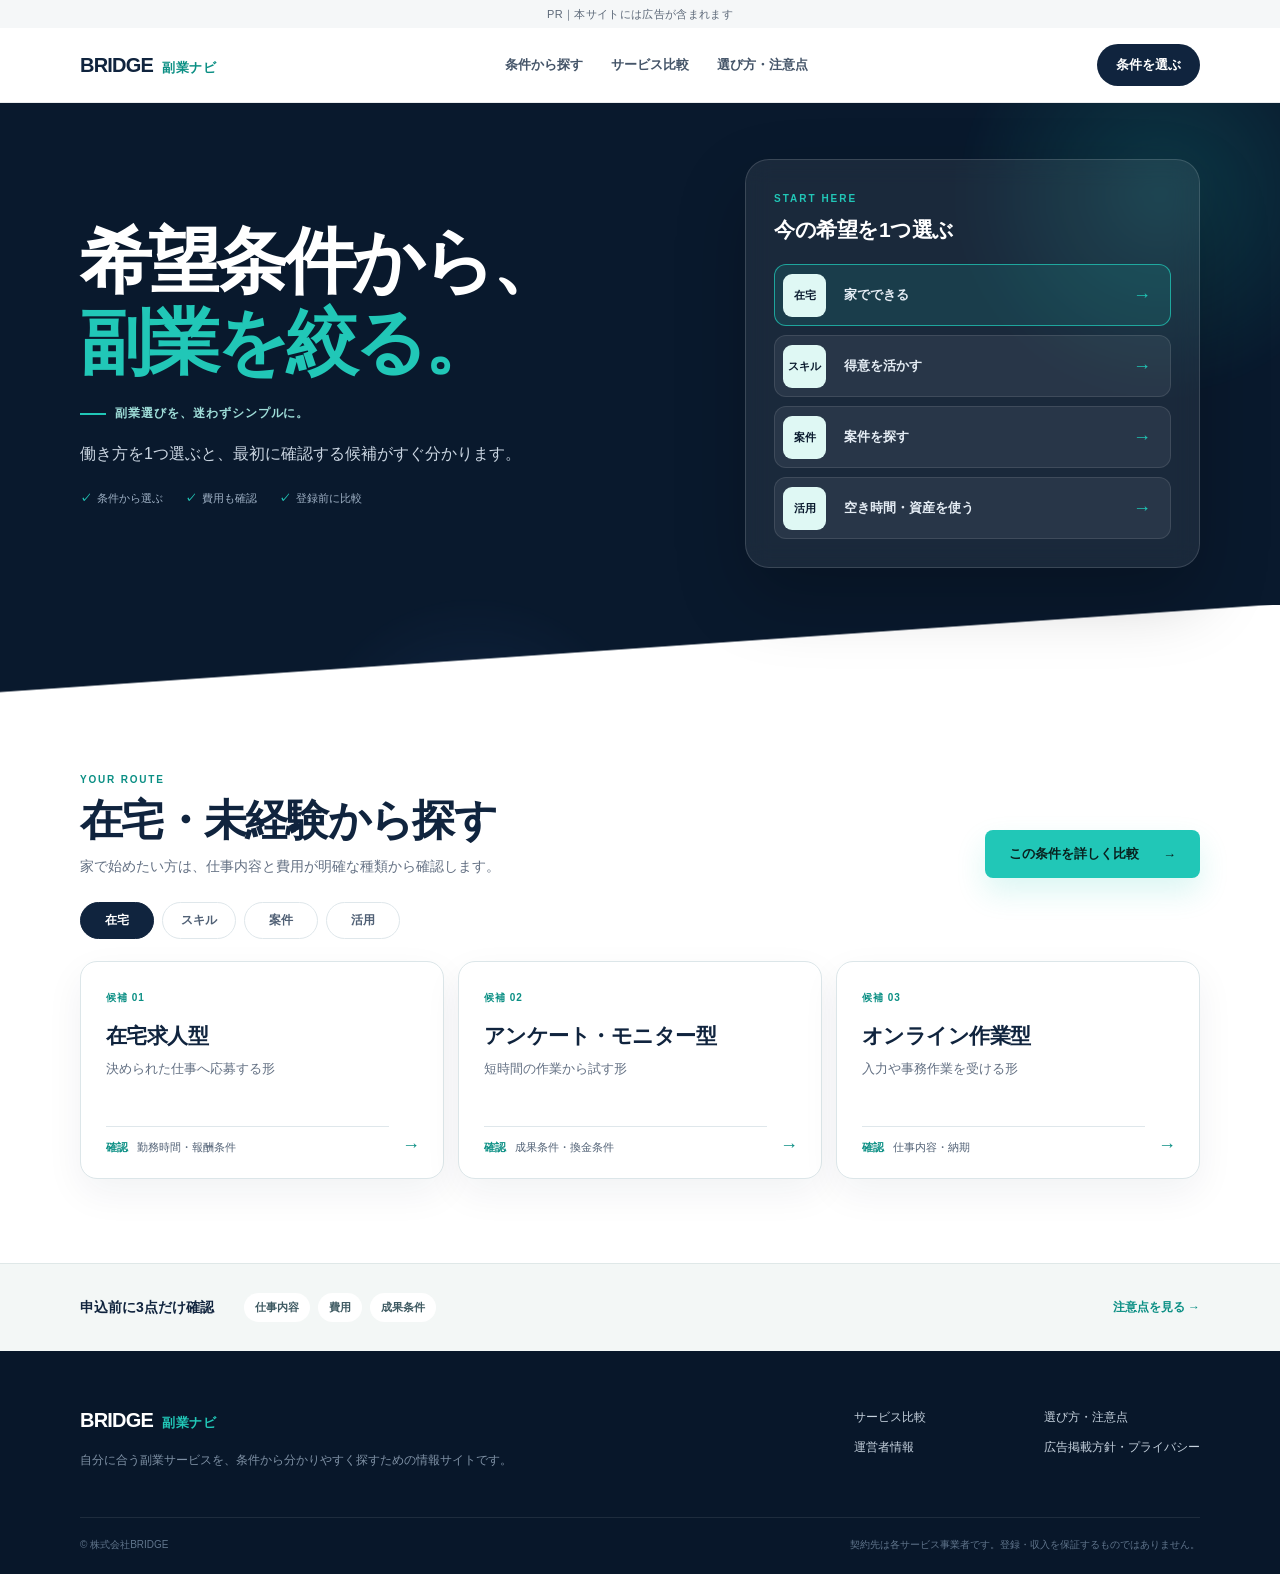
<file: index.html>
<!doctype html>
<html lang="ja">
<head>
  <meta charset="utf-8"><meta name="viewport" content="width=device-width,initial-scale=1">
  <title>BRIDGE副業ナビ｜条件から副業サービスを探す</title>
  <meta name="description" content="在宅、スキル活用、フリーランスなど、希望条件から副業サービスを絞れる初心者向け案内サイトです。">
  <link rel="stylesheet" href="styles.css"><script src="script.js" defer></script>
</head>
<body>
  <div class="disclosure">PR｜本サイトには広告が含まれます</div>
  <header class="siteHeader"><div class="container headerInner"><a class="brand" href="index.html"><span>BRIDGE</span><b>副業ナビ</b></a><nav><a href="#start">条件から探す</a><a href="services.html">サービス比較</a><a href="guide.html">選び方・注意点</a></nav><a class="headerCta" href="#choice-panel">条件を選ぶ</a></div></header>
  <main>
    <section class="hero"><div class="heroGlow heroGlowOne"></div><div class="heroGlow heroGlowTwo"></div><div class="container heroGrid">
      <div class="heroCopy"><h1>希望条件から、<em>副業を絞る。</em></h1><span class="eyebrow">副業選びを、迷わずシンプルに。</span><p>働き方を1つ選ぶと、最初に確認する候補がすぐ分かります。</p><div class="heroNotes"><span>条件から選ぶ</span><span>費用も確認</span><span>登録前に比較</span></div></div>
      <div class="heroPanel" id="choice-panel"><span class="panelKicker">START HERE</span><h2>今の希望を1つ選ぶ</h2><div class="miniChoices"><button class="active" data-choice="home"><b>在宅</b><span>家でできる</span><i>→</i></button><button data-choice="skill"><b>スキル</b><span>得意を活かす</span><i>→</i></button><button data-choice="free"><b>案件</b><span>案件を探す</span><i>→</i></button><button data-choice="asset"><b>活用</b><span>空き時間・資産を使う</span><i>→</i></button></div></div>
    </div></section>
    <section class="section routeSection" id="start"><div class="container">
      <div class="routeHeader"><div><span class="sectionKicker">YOUR ROUTE</span><h2 id="route-heading">在宅・未経験から探す</h2><p id="route-intro">家で始めたい方は、仕事内容と費用が明確な種類から確認します。</p></div><a class="button buttonPrimary routeMainButton" id="route-main-link" href="services.html#home">この条件を詳しく比較 <span>→</span></a></div>
      <div class="routeTabs"><button class="active" data-choice="home">在宅</button><button data-choice="skill">スキル</button><button data-choice="free">案件</button><button data-choice="asset">活用</button></div>
      <div class="routeGrid" id="route-grid"></div>
    </div></section>
    <section class="safetyStrip"><div class="container safetyInner"><b>申込前に3点だけ確認</b><div><span>仕事内容</span><span>費用</span><span>成果条件</span></div><a href="guide.html">注意点を見る →</a></div></section>
  </main>
  <footer class="siteFooter"><div class="container footerGrid"><div><a class="brand brandFooter" href="index.html"><span>BRIDGE</span><b>副業ナビ</b></a><p>自分に合う副業サービスを、条件から分かりやすく探すための情報サイトです。</p></div><div class="footerLinks"><a href="services.html">サービス比較</a><a href="guide.html">選び方・注意点</a><a href="about.html">運営者情報</a><a href="policy.html">広告掲載方針・プライバシー</a></div></div><div class="container footerBottom"><span>© 株式会社BRIDGE</span><span>契約先は各サービス事業者です。登録・収入を保証するものではありません。</span></div></footer>
</body></html>
</file>
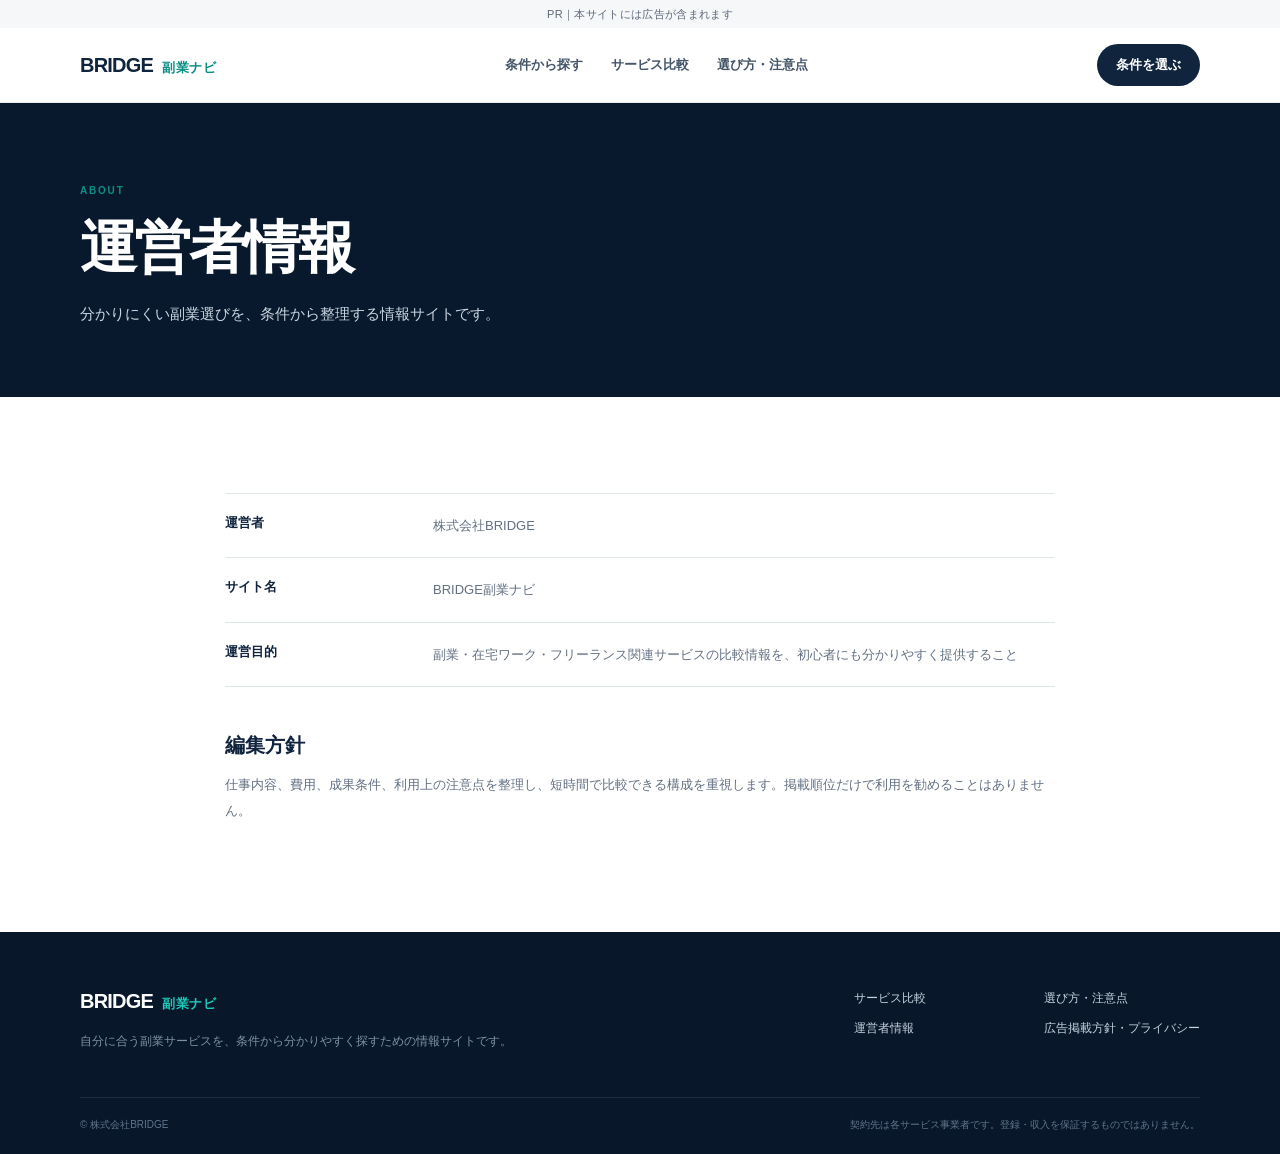
<file: about.html>
<!doctype html><html lang="ja"><head><meta charset="utf-8"><meta name="viewport" content="width=device-width,initial-scale=1"><title>運営者情報｜BRIDGE副業ナビ</title><link rel="stylesheet" href="styles.css"></head><body>
<div class="disclosure">PR｜本サイトには広告が含まれます</div><header class="siteHeader"><div class="container headerInner"><a class="brand" href="index.html"><span>BRIDGE</span><b>副業ナビ</b></a><nav><a href="index.html#start">条件から探す</a><a href="services.html">サービス比較</a><a href="guide.html">選び方・注意点</a></nav><a class="headerCta" href="index.html#choice-panel">条件を選ぶ</a></div></header>
<main><section class="pageHero"><div class="container"><span>ABOUT</span><h1>運営者情報</h1><p>分かりにくい副業選びを、条件から整理する情報サイトです。</p></div></section><section class="section"><div class="container proseCard"><dl><div><dt>運営者</dt><dd>株式会社BRIDGE</dd></div><div><dt>サイト名</dt><dd>BRIDGE副業ナビ</dd></div><div><dt>運営目的</dt><dd>副業・在宅ワーク・フリーランス関連サービスの比較情報を、初心者にも分かりやすく提供すること</dd></div></dl><h2>編集方針</h2><p>仕事内容、費用、成果条件、利用上の注意点を整理し、短時間で比較できる構成を重視します。掲載順位だけで利用を勧めることはありません。</p></div></section></main>
<footer class="siteFooter"><div class="container footerGrid"><div><a class="brand brandFooter" href="index.html"><span>BRIDGE</span><b>副業ナビ</b></a><p>自分に合う副業サービスを、条件から分かりやすく探すための情報サイトです。</p></div><div class="footerLinks"><a href="services.html">サービス比較</a><a href="guide.html">選び方・注意点</a><a href="about.html">運営者情報</a><a href="policy.html">広告掲載方針・プライバシー</a></div></div><div class="container footerBottom"><span>© 株式会社BRIDGE</span><span>契約先は各サービス事業者です。登録・収入を保証するものではありません。</span></div></footer></body></html>
</file>
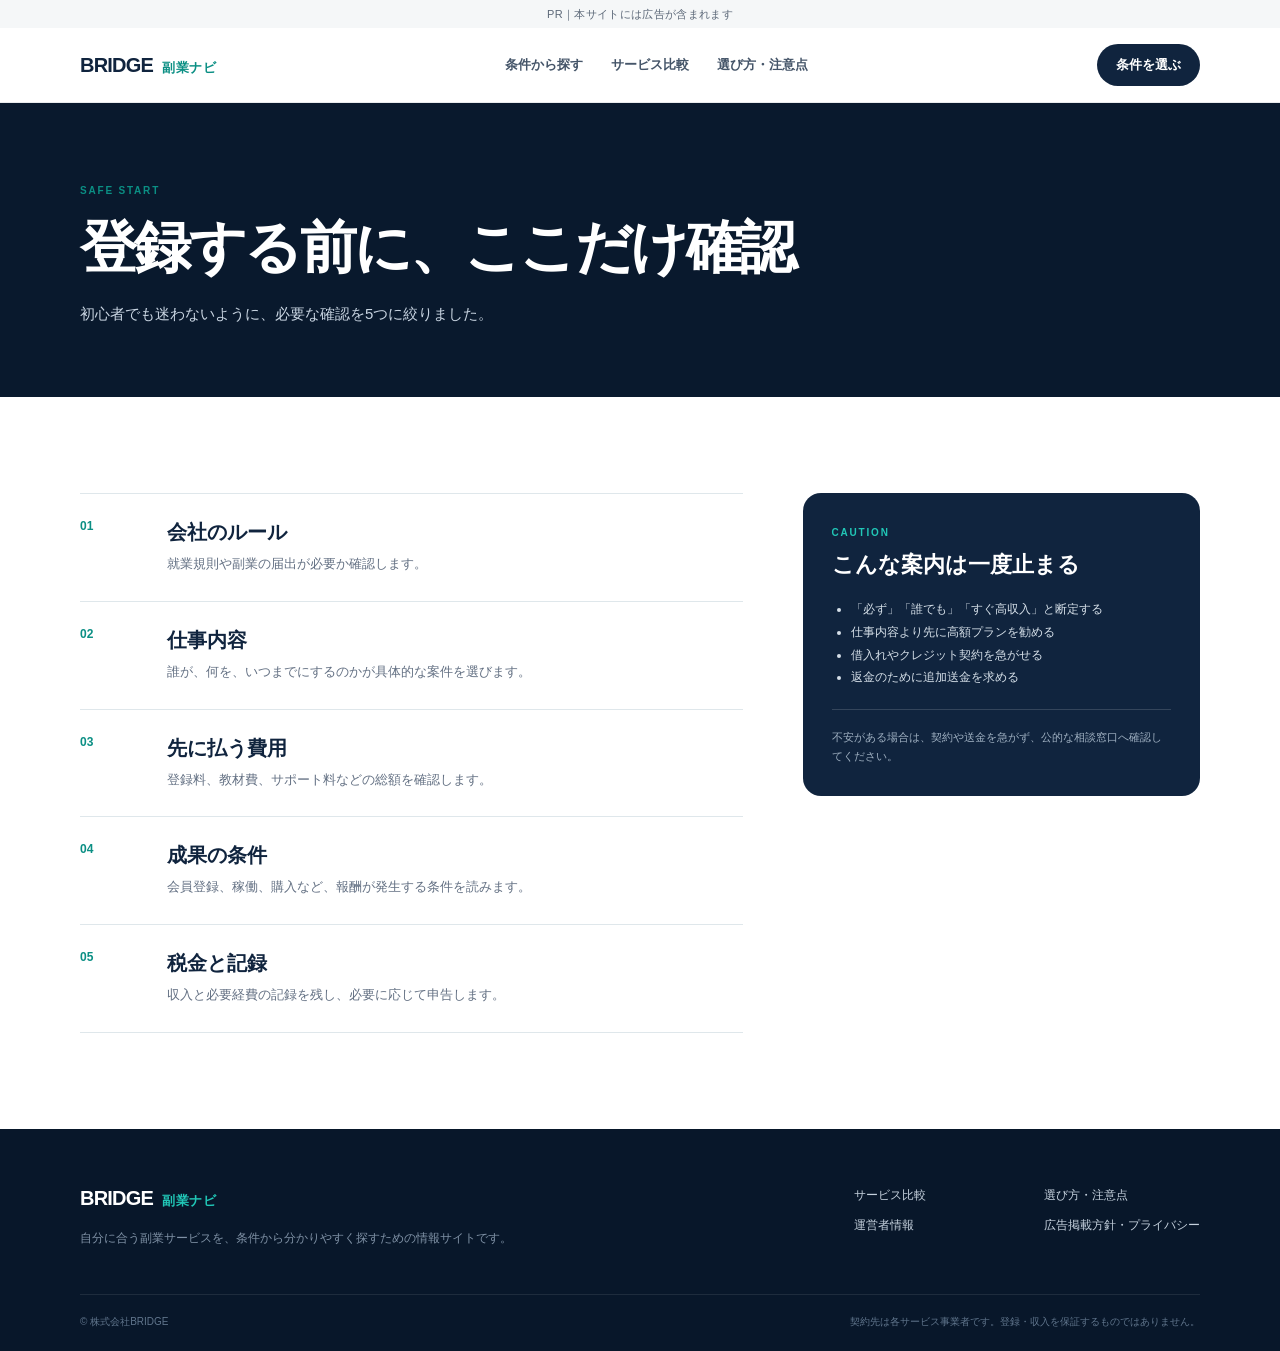
<file: guide.html>
<!doctype html><html lang="ja"><head><meta charset="utf-8"><meta name="viewport" content="width=device-width,initial-scale=1"><title>副業の選び方・注意点｜BRIDGE副業ナビ</title><meta name="description" content="副業サービス登録前に確認したい注意点"><link rel="stylesheet" href="styles.css"></head><body>
<div class="disclosure">PR｜本サイトには広告が含まれます</div><header class="siteHeader"><div class="container headerInner"><a class="brand" href="index.html"><span>BRIDGE</span><b>副業ナビ</b></a><nav><a href="index.html#start">条件から探す</a><a href="services.html">サービス比較</a><a href="guide.html">選び方・注意点</a></nav><a class="headerCta" href="index.html#choice-panel">条件を選ぶ</a></div></header>
<main><section class="pageHero"><div class="container"><span>SAFE START</span><h1>登録する前に、ここだけ確認</h1><p>初心者でも迷わないように、必要な確認を5つに絞りました。</p></div></section><section class="section"><div class="container guideLayout"><div class="guideSteps"><article><span>01</span><div><h2>会社のルール</h2><p>就業規則や副業の届出が必要か確認します。</p></div></article><article><span>02</span><div><h2>仕事内容</h2><p>誰が、何を、いつまでにするのかが具体的な案件を選びます。</p></div></article><article><span>03</span><div><h2>先に払う費用</h2><p>登録料、教材費、サポート料などの総額を確認します。</p></div></article><article><span>04</span><div><h2>成果の条件</h2><p>会員登録、稼働、購入など、報酬が発生する条件を読みます。</p></div></article><article><span>05</span><div><h2>税金と記録</h2><p>収入と必要経費の記録を残し、必要に応じて申告します。</p></div></article></div><aside class="warningCard"><span>CAUTION</span><h2>こんな案内は一度止まる</h2><ul><li>「必ず」「誰でも」「すぐ高収入」と断定する</li><li>仕事内容より先に高額プランを勧める</li><li>借入れやクレジット契約を急がせる</li><li>返金のために追加送金を求める</li></ul><p>不安がある場合は、契約や送金を急がず、公的な相談窓口へ確認してください。</p></aside></div></section></main>
<footer class="siteFooter"><div class="container footerGrid"><div><a class="brand brandFooter" href="index.html"><span>BRIDGE</span><b>副業ナビ</b></a><p>自分に合う副業サービスを、条件から分かりやすく探すための情報サイトです。</p></div><div class="footerLinks"><a href="services.html">サービス比較</a><a href="guide.html">選び方・注意点</a><a href="about.html">運営者情報</a><a href="policy.html">広告掲載方針・プライバシー</a></div></div><div class="container footerBottom"><span>© 株式会社BRIDGE</span><span>契約先は各サービス事業者です。登録・収入を保証するものではありません。</span></div></footer></body></html>
</file>
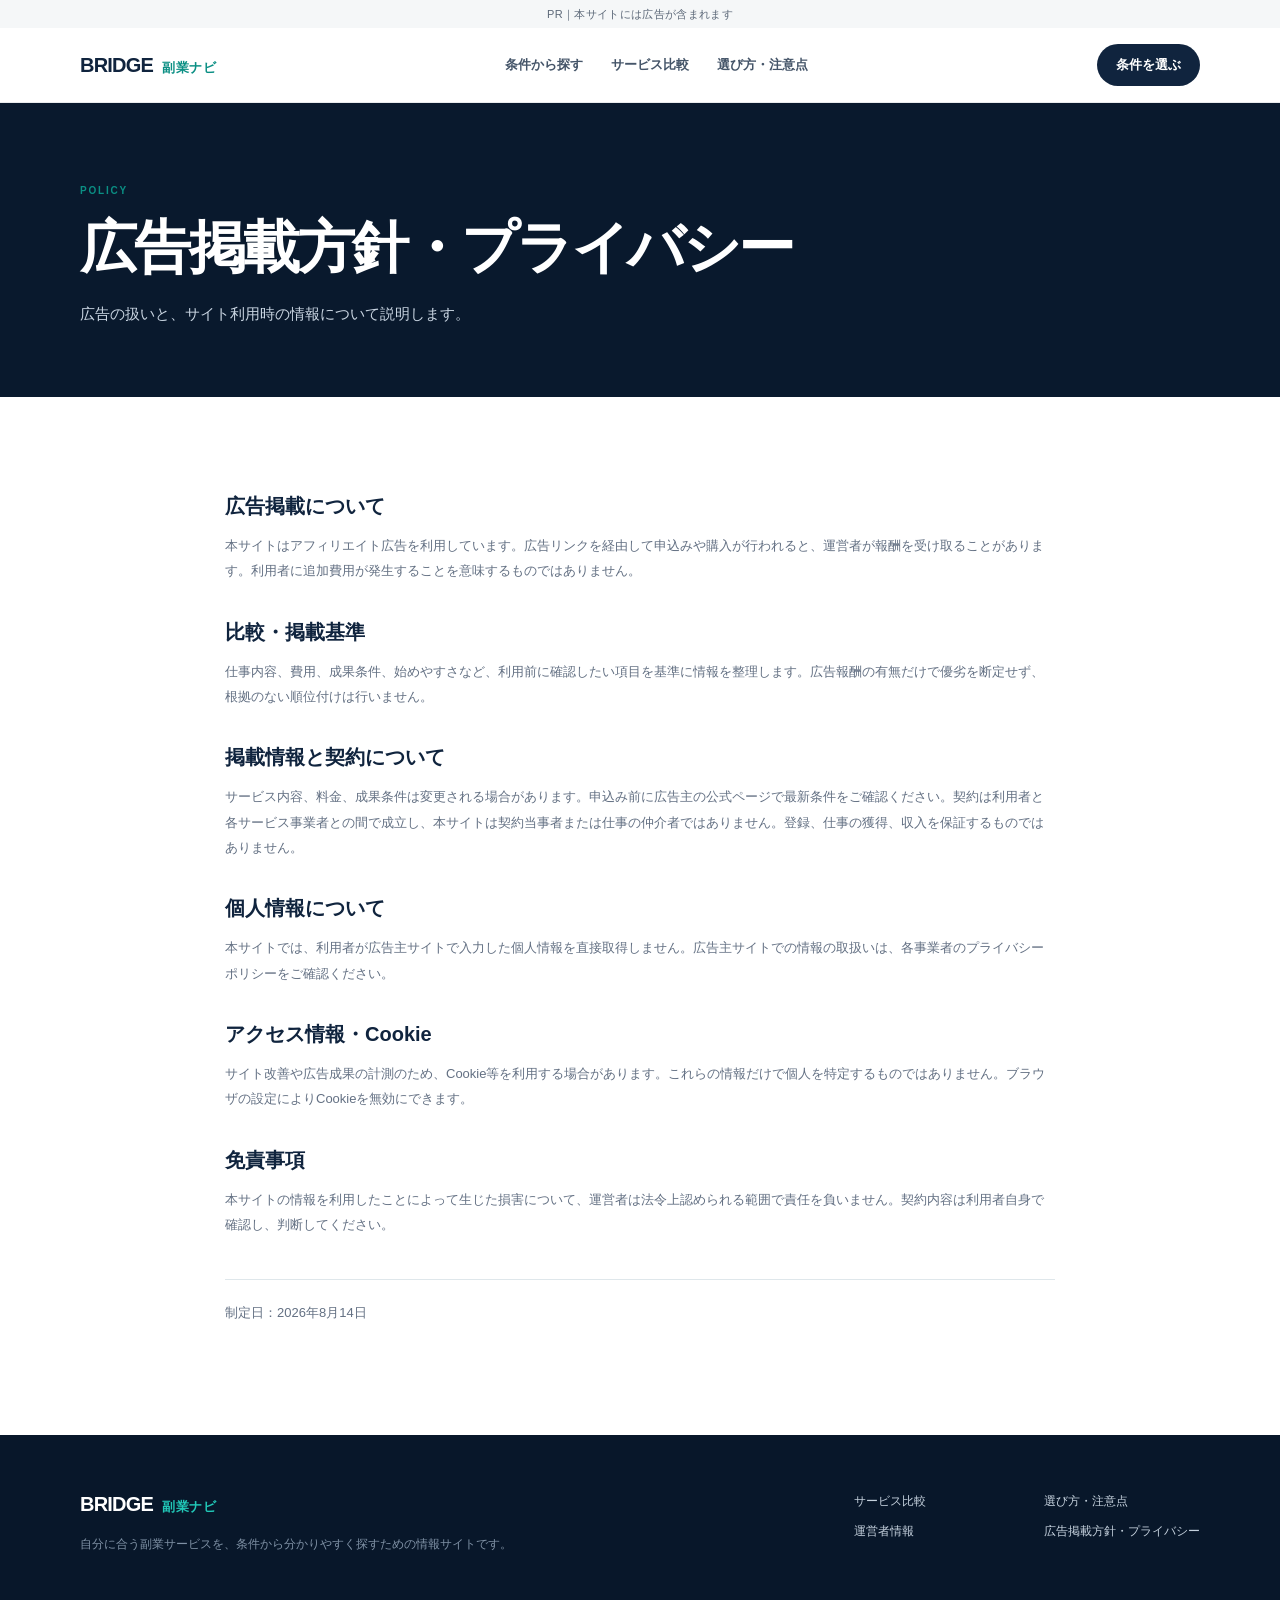
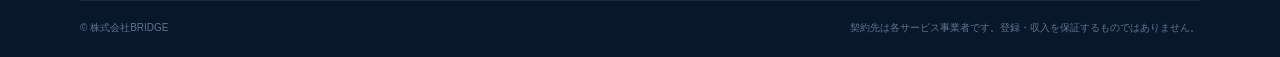
<file: policy.html>
<!doctype html><html lang="ja"><head><meta charset="utf-8"><meta name="viewport" content="width=device-width,initial-scale=1"><title>広告掲載方針・プライバシーポリシー｜BRIDGE副業ナビ</title><link rel="stylesheet" href="styles.css"></head><body>
<div class="disclosure">PR｜本サイトには広告が含まれます</div><header class="siteHeader"><div class="container headerInner"><a class="brand" href="index.html"><span>BRIDGE</span><b>副業ナビ</b></a><nav><a href="index.html#start">条件から探す</a><a href="services.html">サービス比較</a><a href="guide.html">選び方・注意点</a></nav><a class="headerCta" href="index.html#choice-panel">条件を選ぶ</a></div></header>
<main><section class="pageHero"><div class="container"><span>POLICY</span><h1>広告掲載方針・プライバシー</h1><p>広告の扱いと、サイト利用時の情報について説明します。</p></div></section><section class="section"><div class="container proseCard policyText"><h2>広告掲載について</h2><p>本サイトはアフィリエイト広告を利用しています。広告リンクを経由して申込みや購入が行われると、運営者が報酬を受け取ることがあります。利用者に追加費用が発生することを意味するものではありません。</p><h2>比較・掲載基準</h2><p>仕事内容、費用、成果条件、始めやすさなど、利用前に確認したい項目を基準に情報を整理します。広告報酬の有無だけで優劣を断定せず、根拠のない順位付けは行いません。</p><h2>掲載情報と契約について</h2><p>サービス内容、料金、成果条件は変更される場合があります。申込み前に広告主の公式ページで最新条件をご確認ください。契約は利用者と各サービス事業者との間で成立し、本サイトは契約当事者または仕事の仲介者ではありません。登録、仕事の獲得、収入を保証するものではありません。</p><h2>個人情報について</h2><p>本サイトでは、利用者が広告主サイトで入力した個人情報を直接取得しません。広告主サイトでの情報の取扱いは、各事業者のプライバシーポリシーをご確認ください。</p><h2>アクセス情報・Cookie</h2><p>サイト改善や広告成果の計測のため、Cookie等を利用する場合があります。これらの情報だけで個人を特定するものではありません。ブラウザの設定によりCookieを無効にできます。</p><h2>免責事項</h2><p>本サイトの情報を利用したことによって生じた損害について、運営者は法令上認められる範囲で責任を負いません。契約内容は利用者自身で確認し、判断してください。</p><p class="updated">制定日：2026年8月14日</p></div></section></main>
<footer class="siteFooter"><div class="container footerGrid"><div><a class="brand brandFooter" href="index.html"><span>BRIDGE</span><b>副業ナビ</b></a><p>自分に合う副業サービスを、条件から分かりやすく探すための情報サイトです。</p></div><div class="footerLinks"><a href="services.html">サービス比較</a><a href="guide.html">選び方・注意点</a><a href="about.html">運営者情報</a><a href="policy.html">広告掲載方針・プライバシー</a></div></div><div class="container footerBottom"><span>© 株式会社BRIDGE</span><span>契約先は各サービス事業者です。登録・収入を保証するものではありません。</span></div></footer></body></html>
</file>
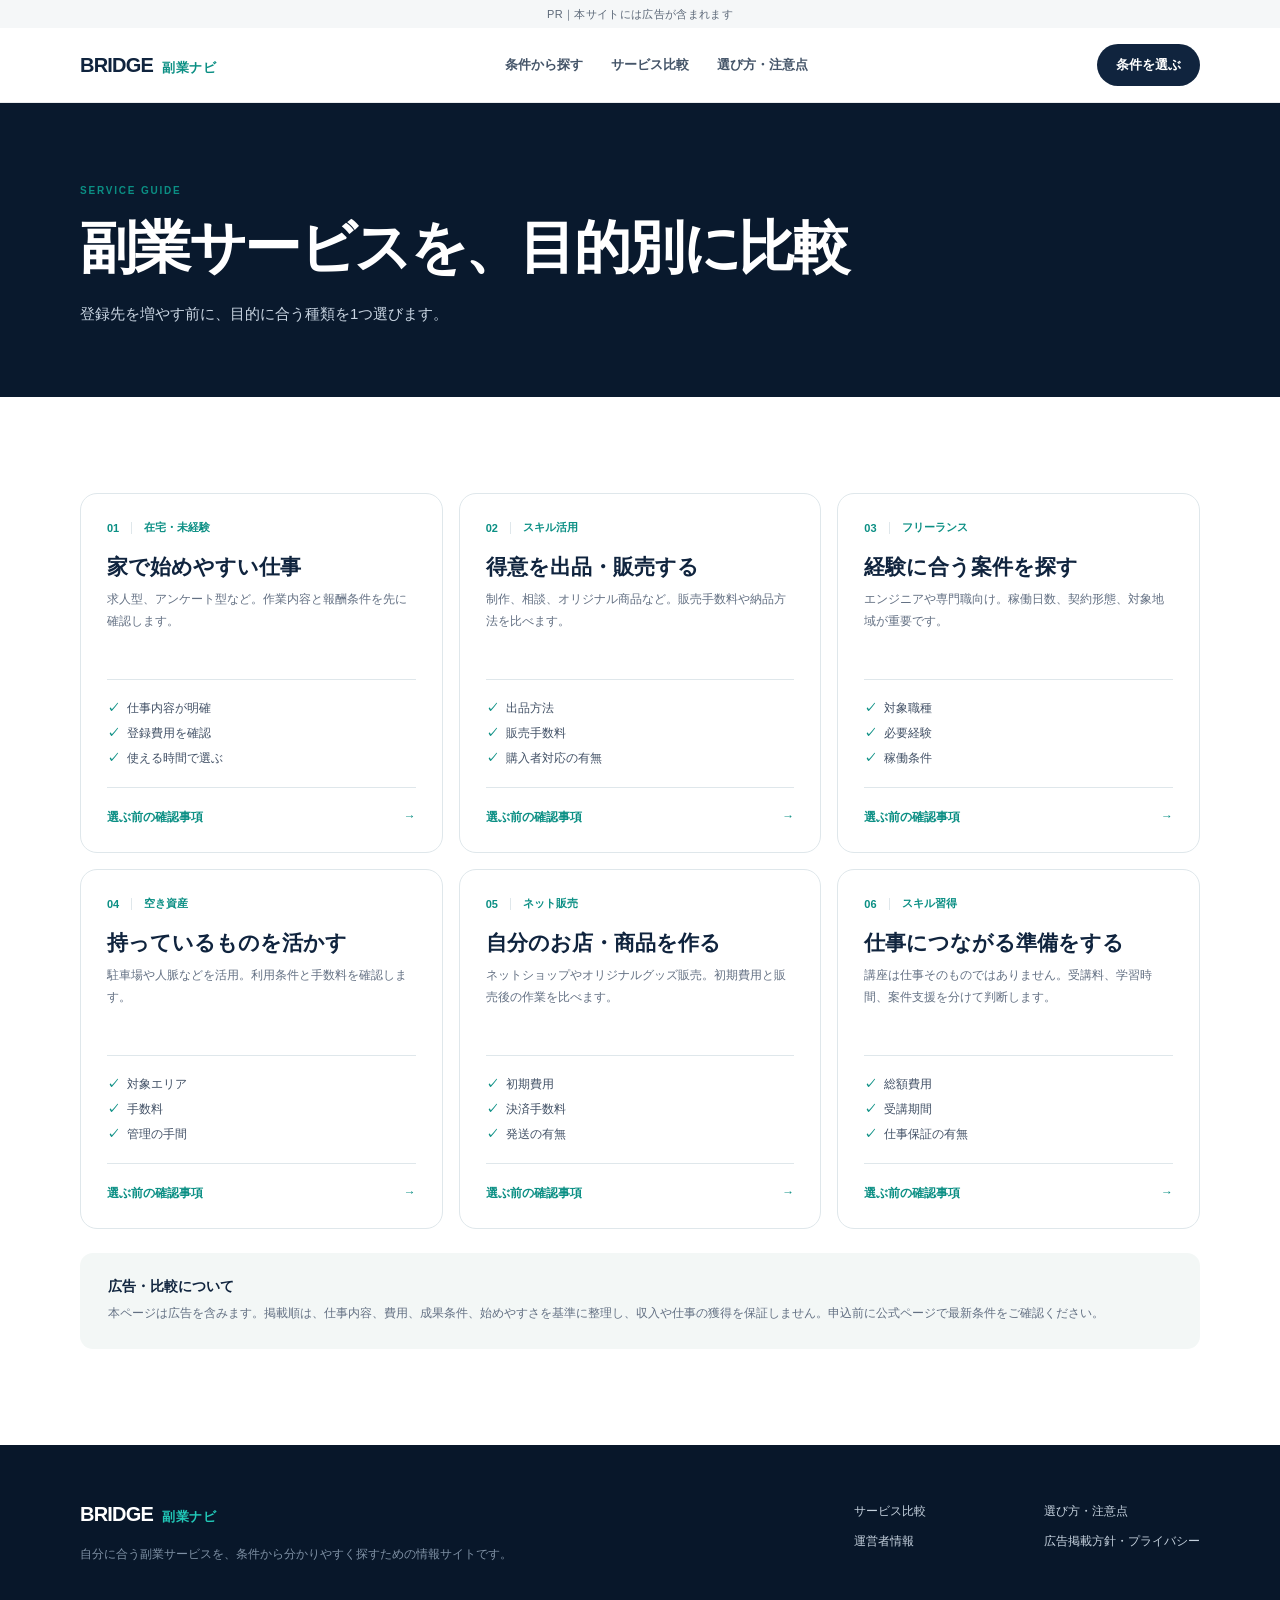
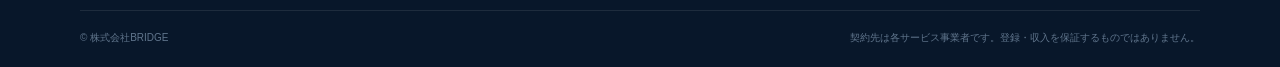
<file: services.html>
<!doctype html><html lang="ja"><head><meta charset="utf-8"><meta name="viewport" content="width=device-width,initial-scale=1"><title>副業サービス比較｜BRIDGE副業ナビ</title><meta name="description" content="副業サービスを目的別に比較する初心者向けガイド"><link rel="stylesheet" href="styles.css"></head><body>
<div class="disclosure">PR｜本サイトには広告が含まれます</div><header class="siteHeader"><div class="container headerInner"><a class="brand" href="index.html"><span>BRIDGE</span><b>副業ナビ</b></a><nav><a href="index.html#start">条件から探す</a><a href="services.html">サービス比較</a><a href="guide.html">選び方・注意点</a></nav><a class="headerCta" href="index.html#choice-panel">条件を選ぶ</a></div></header>
<main><section class="pageHero"><div class="container"><span>SERVICE GUIDE</span><h1>副業サービスを、目的別に比較</h1><p>登録先を増やす前に、目的に合う種類を1つ選びます。</p></div></section><section class="section"><div class="container serviceGrid">
<article class="serviceCard" id="home"><div class="serviceTop"><span>01</span><b>在宅・未経験</b></div><h2>家で始めやすい仕事</h2><p>求人型、アンケート型など。作業内容と報酬条件を先に確認します。</p><ul><li>仕事内容が明確</li><li>登録費用を確認</li><li>使える時間で選ぶ</li></ul><a href="guide.html" class="serviceButton">選ぶ前の確認事項 <span>→</span></a></article>
<article class="serviceCard" id="skill"><div class="serviceTop"><span>02</span><b>スキル活用</b></div><h2>得意を出品・販売する</h2><p>制作、相談、オリジナル商品など。販売手数料や納品方法を比べます。</p><ul><li>出品方法</li><li>販売手数料</li><li>購入者対応の有無</li></ul><a href="guide.html" class="serviceButton">選ぶ前の確認事項 <span>→</span></a></article>
<article class="serviceCard" id="free"><div class="serviceTop"><span>03</span><b>フリーランス</b></div><h2>経験に合う案件を探す</h2><p>エンジニアや専門職向け。稼働日数、契約形態、対象地域が重要です。</p><ul><li>対象職種</li><li>必要経験</li><li>稼働条件</li></ul><a href="guide.html" class="serviceButton">選ぶ前の確認事項 <span>→</span></a></article>
<article class="serviceCard" id="asset"><div class="serviceTop"><span>04</span><b>空き資産</b></div><h2>持っているものを活かす</h2><p>駐車場や人脈などを活用。利用条件と手数料を確認します。</p><ul><li>対象エリア</li><li>手数料</li><li>管理の手間</li></ul><a href="guide.html" class="serviceButton">選ぶ前の確認事項 <span>→</span></a></article>
<article class="serviceCard" id="shop"><div class="serviceTop"><span>05</span><b>ネット販売</b></div><h2>自分のお店・商品を作る</h2><p>ネットショップやオリジナルグッズ販売。初期費用と販売後の作業を比べます。</p><ul><li>初期費用</li><li>決済手数料</li><li>発送の有無</li></ul><a href="guide.html" class="serviceButton">選ぶ前の確認事項 <span>→</span></a></article>
<article class="serviceCard" id="learn"><div class="serviceTop"><span>06</span><b>スキル習得</b></div><h2>仕事につながる準備をする</h2><p>講座は仕事そのものではありません。受講料、学習時間、案件支援を分けて判断します。</p><ul><li>総額費用</li><li>受講期間</li><li>仕事保証の有無</li></ul><a href="guide.html" class="serviceButton">選ぶ前の確認事項 <span>→</span></a></article>
</div><div class="container noticeBox"><b>広告・比較について</b><p>本ページは広告を含みます。掲載順は、仕事内容、費用、成果条件、始めやすさを基準に整理し、収入や仕事の獲得を保証しません。申込前に公式ページで最新条件をご確認ください。</p></div></section></main>
<footer class="siteFooter"><div class="container footerGrid"><div><a class="brand brandFooter" href="index.html"><span>BRIDGE</span><b>副業ナビ</b></a><p>自分に合う副業サービスを、条件から分かりやすく探すための情報サイトです。</p></div><div class="footerLinks"><a href="services.html">サービス比較</a><a href="guide.html">選び方・注意点</a><a href="about.html">運営者情報</a><a href="policy.html">広告掲載方針・プライバシー</a></div></div><div class="container footerBottom"><span>© 株式会社BRIDGE</span><span>契約先は各サービス事業者です。登録・収入を保証するものではありません。</span></div></footer></body></html>
</file>
<file: styles.css>
:root {
  --navy: #10243e;
  --navy-deep: #09192d;
  --teal: #21c7b7;
  --teal-dark: #0b8f84;
  --ink: #172536;
  --muted: #637083;
  --line: #dfe7eb;
  --soft: #f3f7f6;
  --white: #ffffff;
}

* { box-sizing: border-box; }
html { scroll-behavior: smooth; }
body { margin: 0; background: var(--white); color: var(--ink); font-family: -apple-system, BlinkMacSystemFont, "Segoe UI", "Noto Sans JP", "Yu Gothic", sans-serif; -webkit-font-smoothing: antialiased; }
a { color: inherit; text-decoration: none; }
button { font: inherit; }
.container { width: min(1120px, calc(100% - 40px)); margin: 0 auto; }

.disclosure { min-height: 28px; display: grid; place-items: center; padding: 5px 16px; color: #5c6878; background: #f5f7f8; font-size: 11px; letter-spacing: .03em; }
.siteHeader { position: sticky; top: 0; z-index: 50; background: rgba(255,255,255,.94); border-bottom: 1px solid rgba(16,36,62,.09); backdrop-filter: blur(14px); }
.headerInner { min-height: 74px; display: flex; align-items: center; justify-content: space-between; gap: 30px; }
.brand { display: inline-flex; align-items: baseline; gap: 9px; white-space: nowrap; }
.brand span { color: var(--navy); font-size: 20px; font-weight: 900; letter-spacing: -.04em; }
.brand b { color: var(--teal-dark); font-size: 13px; letter-spacing: .05em; }
.headerInner nav { display: flex; align-items: center; gap: 28px; color: #455569; font-size: 13px; font-weight: 700; }
.headerInner nav a:hover { color: var(--teal-dark); }
.headerCta { padding: 12px 19px; border-radius: 999px; background: var(--navy); color: white; font-size: 13px; font-weight: 800; }

.hero { position: relative; overflow: hidden; min-height: 590px; background: var(--navy-deep); color: white; }
.hero:after { content: ""; position: absolute; inset: auto 0 0; height: 88px; background: linear-gradient(to bottom right, transparent 49%, #fff 50%); }
.heroGlow { position: absolute; border-radius: 50%; filter: blur(1px); opacity: .65; }
.heroGlowOne { width: 440px; height: 440px; right: -100px; top: -130px; background: radial-gradient(circle, rgba(33,199,183,.28), transparent 66%); }
.heroGlowTwo { width: 360px; height: 360px; left: 23%; bottom: -260px; background: radial-gradient(circle, rgba(77,114,191,.25), transparent 70%); }
.heroGrid { position: relative; z-index: 1; display: grid; grid-template-columns: 1.12fr .88fr; gap: 86px; align-items: center; min-height: 510px; padding: 56px 0 88px; }
.heroCopy { max-width: 610px; }
.eyebrow { display: inline-flex; align-items: center; gap: 9px; color: #9eddd8; font-size: 12px; font-weight: 800; letter-spacing: .08em; }
.eyebrow:before { content: ""; width: 26px; height: 2px; background: var(--teal); }
.hero h1 { margin: 0 0 18px; font-size: clamp(44px, 5.6vw, 72px); line-height: 1.13; letter-spacing: -.055em; font-weight: 850; }
.hero h1 em { display: block; color: var(--teal); font-style: normal; }
.heroCopy > .eyebrow { margin-bottom: 18px; }
.heroCopy > p { max-width: 560px; margin: 0; color: #cbd6e2; font-size: 16px; line-height: 1.8; }
.button { min-height: 52px; display: inline-flex; align-items: center; justify-content: center; gap: 24px; padding: 0 24px; border-radius: 8px; font-size: 14px; font-weight: 850; transition: transform .2s, box-shadow .2s, background .2s; }
.button:hover { transform: translateY(-2px); }
.buttonPrimary { color: #09211f; background: var(--teal); box-shadow: 0 14px 30px rgba(33,199,183,.16); }
.heroNotes { display: flex; flex-wrap: wrap; gap: 10px 22px; margin-top: 22px; color: #9eb0c4; font-size: 11px; }
.heroNotes span:before { content: "✓"; margin-right: 6px; color: var(--teal); font-weight: 900; }

.heroPanel { padding: 28px; border: 1px solid rgba(255,255,255,.14); border-radius: 24px; background: rgba(255,255,255,.07); box-shadow: 0 30px 70px rgba(0,0,0,.22); backdrop-filter: blur(12px); }
.panelKicker { color: var(--teal); font-size: 10px; font-weight: 900; letter-spacing: .2em; }
.heroPanel h2 { margin: 10px 0 20px; font-size: 21px; letter-spacing: -.02em; }
.miniChoices { display: grid; gap: 9px; }
.miniChoices button { display: grid; grid-template-columns: 52px 1fr 24px; align-items: center; min-height: 62px; padding: 7px 13px 7px 8px; border: 1px solid rgba(255,255,255,.1); border-radius: 12px; color: white; background: rgba(255,255,255,.065); text-align: left; cursor: pointer; transition: .2s; }
.miniChoices button:hover { border-color: rgba(33,199,183,.6); background: rgba(33,199,183,.1); transform: translateX(3px); }
.miniChoices button.active { border-color: rgba(33,199,183,.75); background: rgba(33,199,183,.13); }
.miniChoices b { width: 43px; height: 43px; display: grid; place-items: center; border-radius: 9px; color: var(--navy-deep); background: #dff8f4; font-size: 11px; }
.miniChoices span { padding-left: 9px; color: #e5edf5; font-size: 13px; font-weight: 750; }
.miniChoices i { color: var(--teal); font-style: normal; font-size: 18px; }

.section { padding: 96px 0; }
.sectionSoft { background: var(--soft); }
.sectionHeading > span, .pageHero .container > span { color: var(--teal-dark); font-size: 10px; font-weight: 900; letter-spacing: .18em; }
.sectionHeading h2 { margin: 8px 0 10px; color: var(--navy); font-size: clamp(30px, 4vw, 43px); line-height: 1.2; letter-spacing: -.035em; }
.sectionHeading p { margin: 0; color: var(--muted); font-size: 14px; line-height: 1.8; }
.compactHeading { margin-bottom: 34px; text-align: center; }
.checkLayout { display: grid; grid-template-columns: 1fr 1.05fr; gap: 26px; max-width: 970px; margin: 0 auto; }
.choiceGrid { display: grid; grid-template-columns: 1fr 1fr; gap: 12px; }
.choice { min-height: 112px; display: flex; flex-direction: column; align-items: flex-start; justify-content: center; gap: 8px; padding: 20px; border: 1px solid var(--line); border-radius: 14px; color: var(--navy); background: white; text-align: left; cursor: pointer; transition: .2s; }
.choice:hover { border-color: #91d8d2; transform: translateY(-2px); }
.choice.active { border-color: var(--teal); background: #ecfbf9; box-shadow: 0 10px 30px rgba(20,129,120,.08); }
.choice span { color: var(--teal-dark); font-size: 11px; font-weight: 900; }
.choice b { font-size: 16px; }
.resultCard { min-height: 236px; padding: 31px; border-radius: 18px; color: white; background: var(--navy); box-shadow: 0 24px 56px rgba(16,36,62,.16); }
.resultLabel { color: #89dad3; font-size: 10px; font-weight: 900; letter-spacing: .12em; }
.resultCard h3 { margin: 9px 0; font-size: 23px; letter-spacing: -.02em; }
.resultCard p { margin: 0 0 16px; color: #cbd6e1; font-size: 13px; line-height: 1.8; }
.tagRow { display: flex; flex-wrap: wrap; gap: 7px; margin-bottom: 22px; }
.tagRow span { padding: 5px 9px; border-radius: 999px; color: #d8f9f6; background: rgba(33,199,183,.13); font-size: 10px; font-weight: 750; }
.buttonDark { min-height: 44px; color: #0c2826; background: var(--teal); font-size: 12px; }

.routeSection { scroll-margin-top: 90px; padding: 76px 0 84px; }
.routeHeader { display: flex; align-items: end; justify-content: space-between; gap: 36px; margin-bottom: 24px; }
.sectionKicker { color: var(--teal-dark); font-size: 10px; font-weight: 900; letter-spacing: .18em; }
.routeHeader h2 { margin: 8px 0 7px; color: var(--navy); font-size: clamp(31px, 4vw, 43px); line-height: 1.2; letter-spacing: -.04em; }
.routeHeader p { margin: 0; color: var(--muted); font-size: 14px; line-height: 1.75; }
.routeMainButton { flex: 0 0 auto; min-height: 48px; font-size: 13px; }
.routeTabs { display: flex; gap: 8px; margin: 0 0 22px; }
.routeTabs button { min-width: 74px; padding: 9px 16px; border: 1px solid var(--line); border-radius: 999px; color: #506075; background: white; font-size: 12px; font-weight: 800; cursor: pointer; }
.routeTabs button.active { border-color: var(--navy); color: white; background: var(--navy); }
.routeGrid { display: grid; grid-template-columns: repeat(3, 1fr); gap: 14px; }
.routeCard { position: relative; min-height: 218px; padding: 25px; border: 1px solid #dce6e9; border-radius: 17px; background: #fff; box-shadow: 0 14px 38px rgba(16,36,62,.06); transition: .2s; }
.routeCard:hover { border-color: var(--teal); transform: translateY(-3px); box-shadow: 0 18px 42px rgba(16,36,62,.1); }
.routeCard > span { color: var(--teal-dark); font-size: 10px; font-weight: 900; letter-spacing: .1em; }
.routeCard h3 { margin: 17px 0 8px; color: var(--navy); font-size: 21px; letter-spacing: -.025em; }
.routeCard p { margin: 0; color: var(--muted); font-size: 13px; line-height: 1.7; }
.routeCard > div { position: absolute; left: 25px; right: 54px; bottom: 23px; padding-top: 13px; border-top: 1px solid var(--line); color: #526276; font-size: 11px; }
.routeCard > div b { margin-right: 9px; color: var(--teal-dark); }
.routeCard > i { position: absolute; right: 23px; bottom: 22px; color: var(--teal-dark); font-style: normal; font-size: 18px; }

.safetyStrip { padding: 29px 0; border-top: 1px solid #dfe8e8; background: var(--soft); }
.safetyInner { display: flex; align-items: center; gap: 30px; }
.safetyInner > b { color: var(--navy); font-size: 14px; }
.safetyInner > div { display: flex; flex-wrap: wrap; gap: 8px; }
.safetyInner > div span { padding: 7px 11px; border-radius: 999px; color: #3d5961; background: white; font-size: 11px; font-weight: 750; }
.safetyInner > a { margin-left: auto; color: var(--teal-dark); font-size: 12px; font-weight: 850; }

.splitHeading { display: flex; align-items: end; justify-content: space-between; gap: 32px; margin-bottom: 34px; }
.splitHeading > p { max-width: 330px; padding-bottom: 7px; }
.categoryGrid { display: grid; grid-template-columns: repeat(3, 1fr); gap: 14px; }
.categoryCard { position: relative; min-height: 178px; display: flex; flex-direction: column; justify-content: space-between; padding: 24px; border: 1px solid #dde7e5; border-radius: 16px; background: white; transition: .22s; }
.categoryCard:hover { border-color: var(--teal); box-shadow: 0 16px 35px rgba(16,36,62,.08); transform: translateY(-4px); }
.categoryNumber { color: var(--teal-dark); font-size: 11px; font-weight: 900; }
.categoryCard h3 { margin: 0 0 6px; color: var(--navy); font-size: 20px; }
.categoryCard p { margin: 0; color: var(--muted); font-size: 12px; }
.categoryCard i { position: absolute; top: 22px; right: 22px; color: #9db0b2; font-style: normal; font-size: 18px; }

.confidenceGrid { display: grid; grid-template-columns: .92fr 1.08fr; align-items: center; gap: 88px; }
.eyebrowDark { color: var(--teal-dark); }
.confidenceCopy h2 { margin: 18px 0; color: var(--navy); font-size: clamp(34px, 4vw, 49px); line-height: 1.25; letter-spacing: -.04em; }
.confidenceCopy p { max-width: 470px; color: var(--muted); font-size: 14px; line-height: 1.9; }
.textLink { display: inline-flex; gap: 18px; margin-top: 10px; color: var(--teal-dark); border-bottom: 1px solid #8bd9d2; padding-bottom: 4px; font-size: 13px; font-weight: 850; }
.confidenceList { margin: 0; padding: 0; list-style: none; }
.confidenceList li { display: grid; grid-template-columns: 60px 1fr; gap: 20px; padding: 23px 0; border-bottom: 1px solid var(--line); }
.confidenceList li:first-child { border-top: 1px solid var(--line); }
.confidenceList > li > span { color: var(--teal-dark); font-size: 12px; font-weight: 900; }
.confidenceList b { color: var(--navy); font-size: 17px; }
.confidenceList p { margin: 5px 0 0; color: var(--muted); font-size: 12px; }

.finalCta { padding: 67px 0; color: white; background: var(--teal-dark); }
.finalCtaInner { display: flex; align-items: center; justify-content: space-between; gap: 30px; }
.finalCta span { color: #bff0eb; font-size: 10px; font-weight: 900; letter-spacing: .18em; }
.finalCta h2 { margin: 8px 0 4px; font-size: 34px; letter-spacing: -.03em; }
.finalCta p { margin: 0; color: #d9f5f2; font-size: 13px; }
.buttonLight { min-width: 190px; color: var(--navy); background: white; }

.pageHero { padding: 77px 0 70px; color: white; background: var(--navy-deep); }
.pageHero h1 { margin: 12px 0 13px; font-size: clamp(38px, 5vw, 57px); letter-spacing: -.045em; }
.pageHero p { max-width: 640px; margin: 0; color: #c9d5e2; font-size: 15px; line-height: 1.8; }
.serviceGrid { display: grid; grid-template-columns: repeat(3, 1fr); gap: 16px; }
.serviceCard { scroll-margin-top: 110px; padding: 26px; border: 1px solid var(--line); border-radius: 17px; background: white; }
.serviceTop { display: flex; align-items: center; gap: 12px; color: var(--teal-dark); font-size: 11px; }
.serviceTop span { padding-right: 12px; border-right: 1px solid var(--line); font-weight: 900; }
.serviceCard h2 { margin: 18px 0 8px; color: var(--navy); font-size: 21px; }
.serviceCard > p { min-height: 69px; margin: 0; color: var(--muted); font-size: 12px; line-height: 1.8; }
.serviceCard ul { margin: 21px 0; padding: 16px 0; border-top: 1px solid var(--line); border-bottom: 1px solid var(--line); list-style: none; }
.serviceCard li { padding: 4px 0; color: #425166; font-size: 12px; }
.serviceCard li:before { content: "✓"; margin-right: 8px; color: var(--teal-dark); font-weight: 900; }
.serviceButton { display: flex; justify-content: space-between; color: var(--teal-dark); font-size: 12px; font-weight: 850; }
.noticeBox { margin-top: 24px; padding: 24px 28px; border-radius: 13px; background: var(--soft); }
.noticeBox b { color: var(--navy); font-size: 14px; }
.noticeBox p { margin: 7px 0 0; color: var(--muted); font-size: 12px; line-height: 1.8; }

.guideLayout { display: grid; grid-template-columns: 1.25fr .75fr; gap: 60px; align-items: start; }
.guideSteps article { display: grid; grid-template-columns: 65px 1fr; gap: 22px; padding: 25px 0; border-bottom: 1px solid var(--line); }
.guideSteps article:first-child { border-top: 1px solid var(--line); }
.guideSteps > article > span { color: var(--teal-dark); font-size: 12px; font-weight: 900; }
.guideSteps h2 { margin: 0 0 7px; color: var(--navy); font-size: 20px; }
.guideSteps p { margin: 0; color: var(--muted); font-size: 13px; line-height: 1.75; }
.warningCard { position: sticky; top: 104px; padding: 29px; border-radius: 18px; color: white; background: var(--navy); }
.warningCard > span { color: var(--teal); font-size: 10px; font-weight: 900; letter-spacing: .18em; }
.warningCard h2 { margin: 10px 0 18px; font-size: 22px; }
.warningCard ul { margin: 0 0 20px; padding-left: 19px; color: #d6e0e9; font-size: 12px; line-height: 1.9; }
.warningCard p { margin: 0; padding-top: 18px; border-top: 1px solid rgba(255,255,255,.15); color: #9fb0c1; font-size: 11px; line-height: 1.75; }

.proseCard { max-width: 830px; }
.proseCard dl { margin: 0 0 45px; border-top: 1px solid var(--line); }
.proseCard dl div { display: grid; grid-template-columns: 180px 1fr; gap: 28px; padding: 20px 0; border-bottom: 1px solid var(--line); }
.proseCard dt { color: var(--navy); font-size: 13px; font-weight: 850; }
.proseCard dd { margin: 0; color: var(--muted); font-size: 13px; line-height: 1.8; }
.proseCard h2 { margin: 35px 0 10px; color: var(--navy); font-size: 20px; }
.proseCard p { color: var(--muted); font-size: 13px; line-height: 1.95; }
.policyText h2:first-child { margin-top: 0; }
.updated { margin-top: 42px; padding-top: 20px; border-top: 1px solid var(--line); }

.siteFooter { padding: 58px 0 22px; color: #c5d1dd; background: #08172a; }
.footerGrid { display: grid; grid-template-columns: 1fr auto; gap: 70px; align-items: start; }
.brandFooter span { color: white; }
.brandFooter b { color: var(--teal); }
.footerGrid > div:first-child > p { max-width: 450px; margin: 18px 0 0; color: #7f91a5; font-size: 12px; line-height: 1.8; }
.footerLinks { display: grid; grid-template-columns: 1fr 1fr; gap: 13px 34px; font-size: 12px; }
.footerLinks a:hover { color: var(--teal); }
.footerBottom { display: flex; justify-content: space-between; gap: 20px; margin-top: 45px; padding-top: 20px; border-top: 1px solid rgba(255,255,255,.09); color: #60758c; font-size: 10px; }

@media (max-width: 900px) {
  .headerInner nav { display: none; }
  .hero { min-height: auto; }
  .heroGrid { grid-template-columns: 1fr; gap: 36px; padding: 55px 0 105px; }
  .heroCopy { max-width: 700px; }
  .heroPanel { max-width: 620px; }
  .checkLayout, .confidenceGrid, .guideLayout { grid-template-columns: 1fr; gap: 40px; }
  .categoryGrid, .serviceGrid { grid-template-columns: repeat(2, 1fr); }
  .warningCard { position: static; }
  .routeHeader { align-items: flex-start; flex-direction: column; }
  .routeGrid { grid-template-columns: 1fr; }
  .routeCard { min-height: 190px; }
}

@media (max-width: 600px) {
  .container { width: min(100% - 28px, 1120px); }
  .disclosure { font-size: 10px; }
  .headerInner { min-height: 64px; }
  .brand span { font-size: 18px; }
  .brand b { font-size: 11px; }
  .headerCta { padding: 10px 13px; font-size: 11px; }
  .heroGrid { padding-top: 42px; }
  .hero h1 { font-size: 43px; }
  .heroCopy > p { font-size: 14px; line-height: 1.8; }
  .buttonPrimary { width: 100%; }
  .heroNotes { gap: 8px 14px; }
  .heroPanel { padding: 20px; border-radius: 17px; }
  .heroPanel h2 { font-size: 18px; }
  .routeSection { padding: 60px 0 66px; }
  .routeHeader { gap: 20px; }
  .routeMainButton { width: 100%; }
  .routeTabs { overflow-x: auto; padding-bottom: 3px; }
  .routeTabs button { min-width: 70px; }
  .safetyInner { align-items: flex-start; flex-direction: column; gap: 16px; }
  .safetyInner > a { margin-left: 0; }
  .section { padding: 70px 0; }
  .choiceGrid, .categoryGrid, .serviceGrid { grid-template-columns: 1fr; }
  .choice { min-height: 90px; }
  .resultCard { padding: 25px 21px; }
  .splitHeading, .finalCtaInner, .footerBottom { align-items: flex-start; flex-direction: column; }
  .categoryCard { min-height: 150px; }
  .confidenceGrid { gap: 42px; }
  .finalCta h2 { font-size: 28px; }
  .buttonLight { width: 100%; }
  .pageHero { padding: 58px 0 52px; }
  .footerGrid { grid-template-columns: 1fr; gap: 35px; }
  .footerLinks { grid-template-columns: 1fr; }
  .proseCard dl div { grid-template-columns: 1fr; gap: 7px; }
}
</file>
